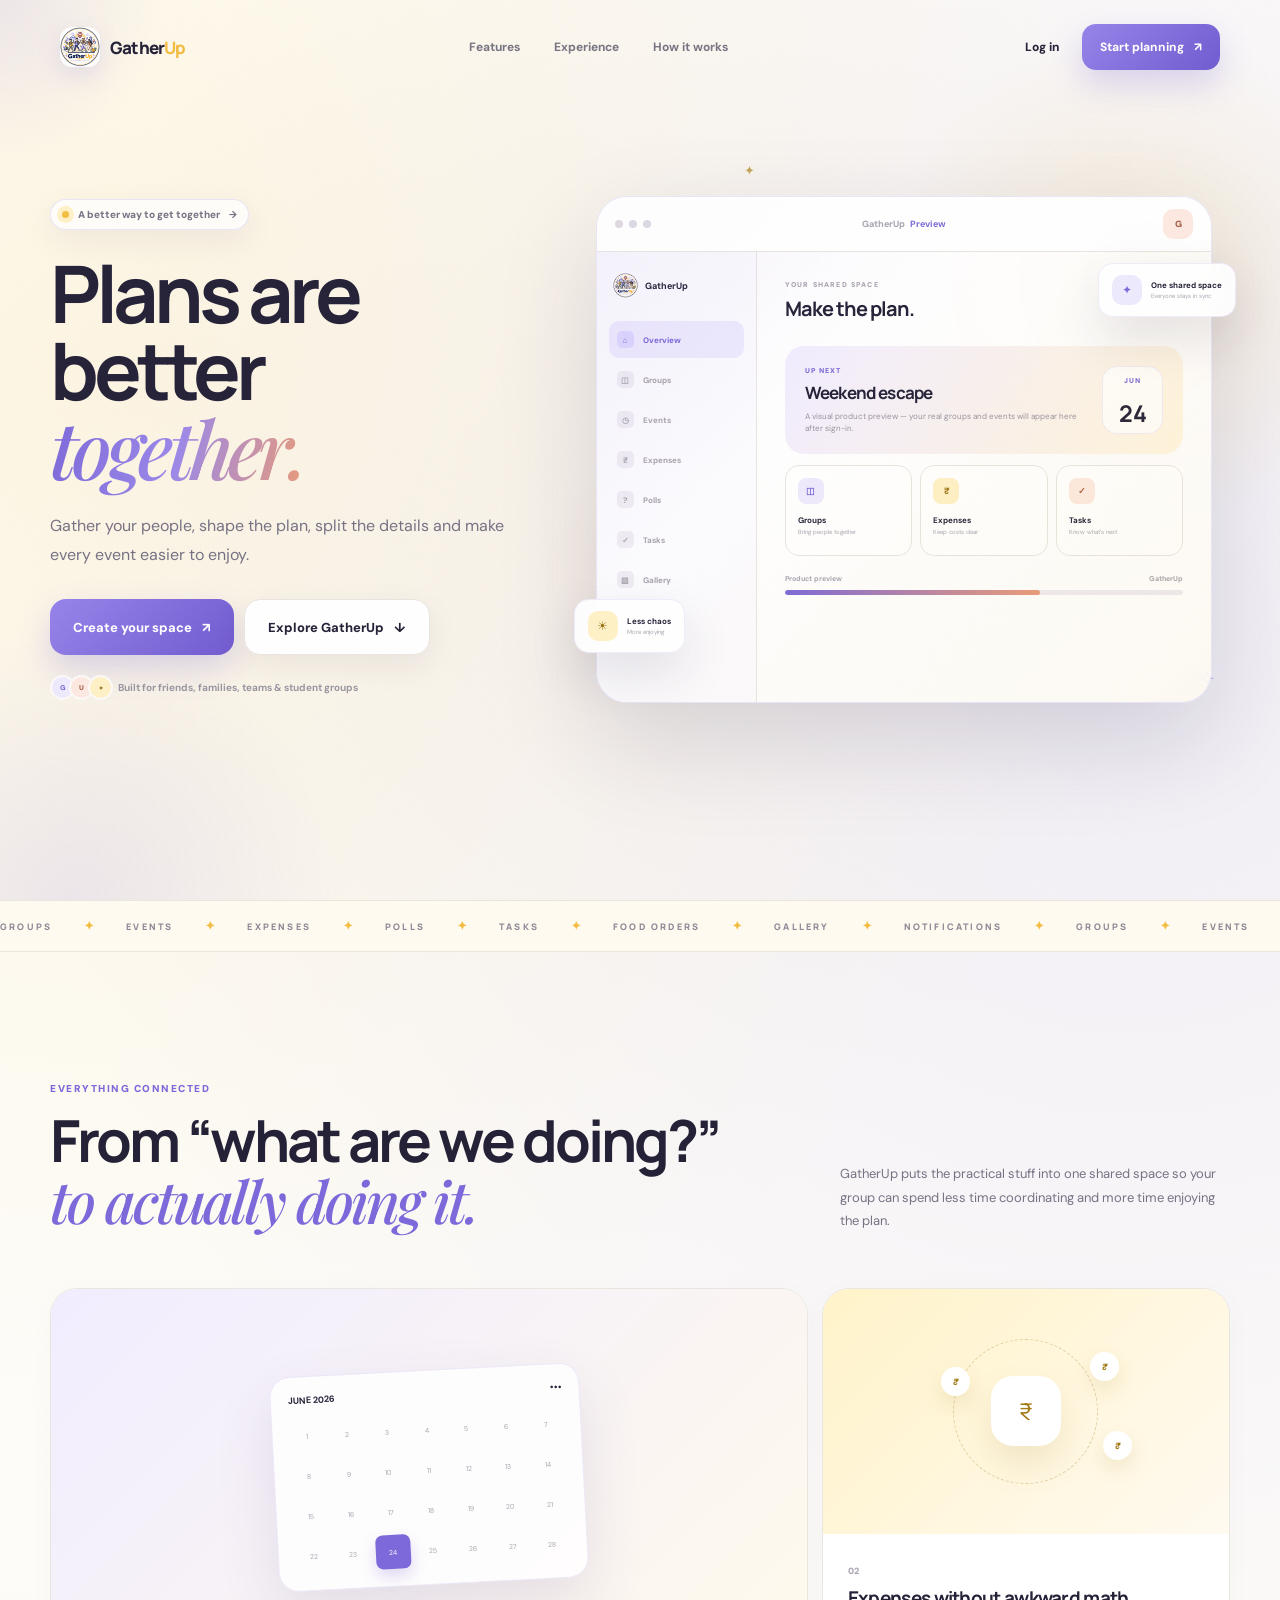
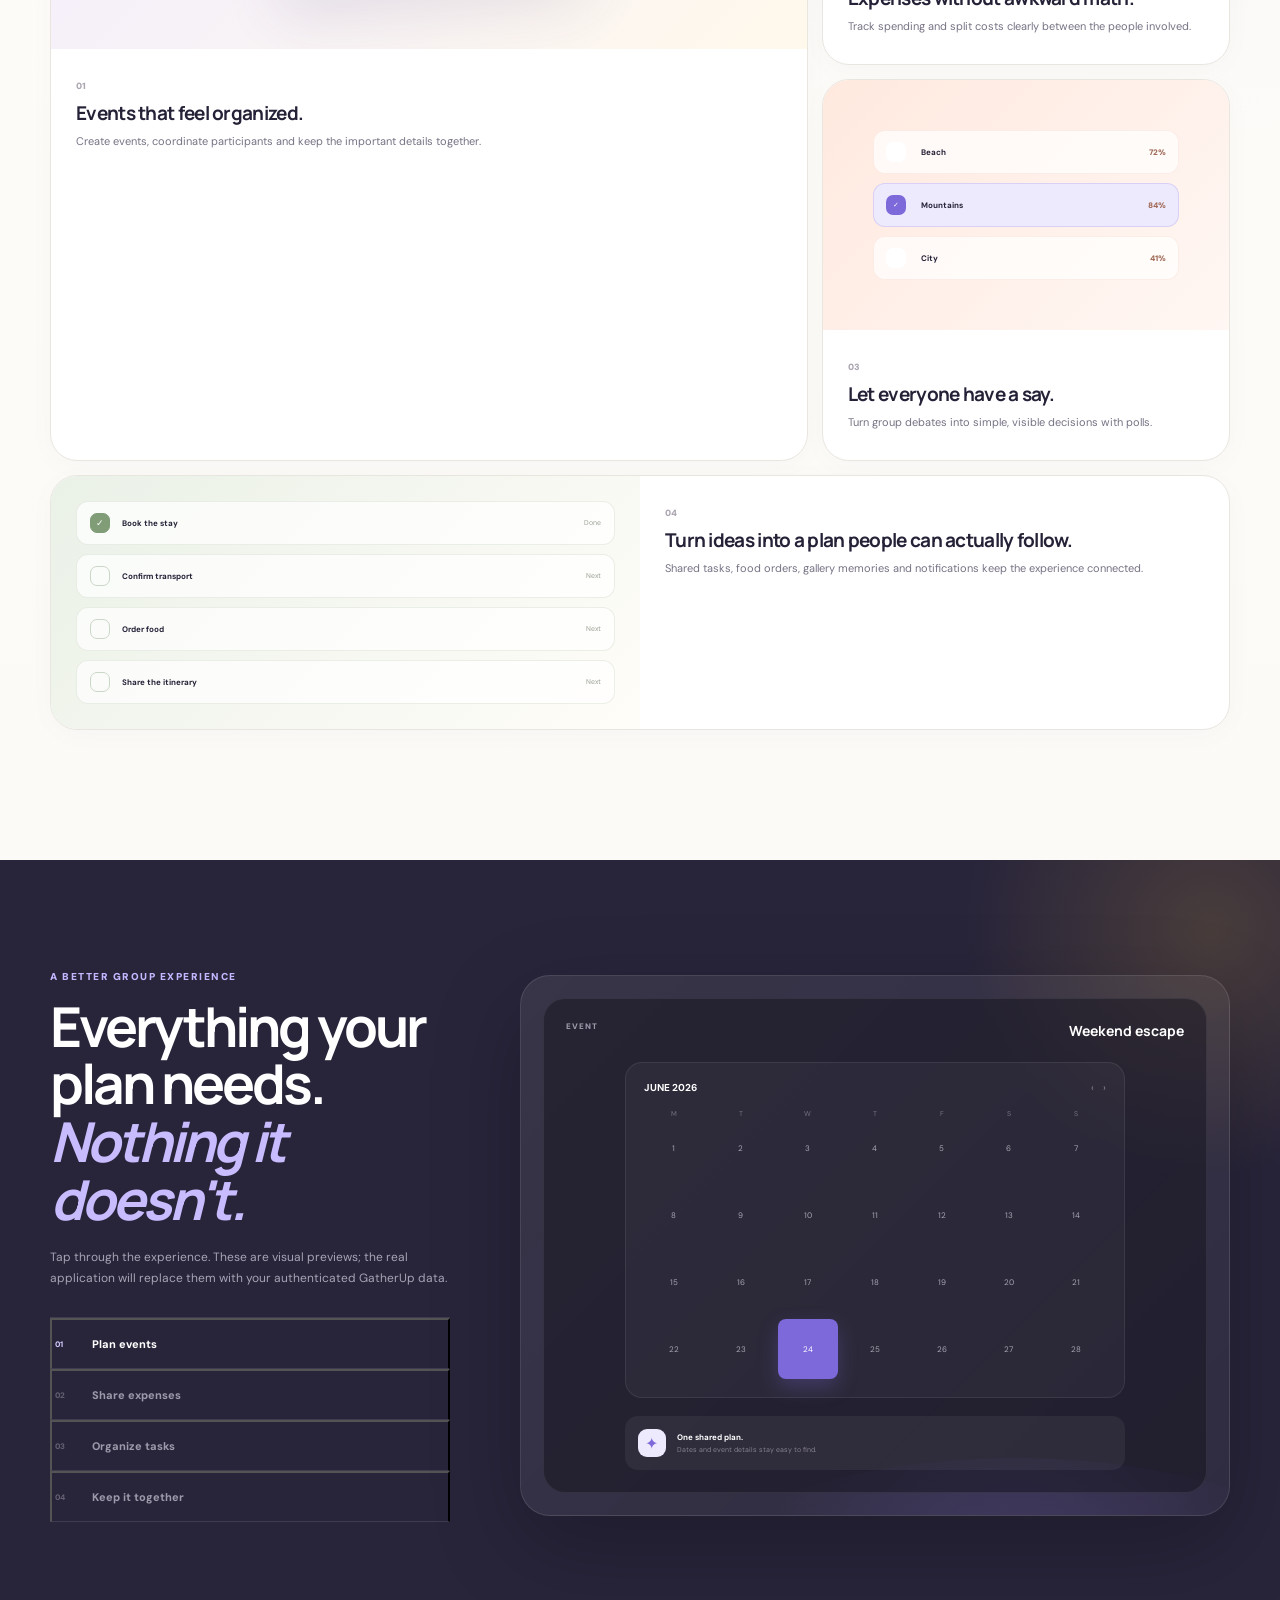
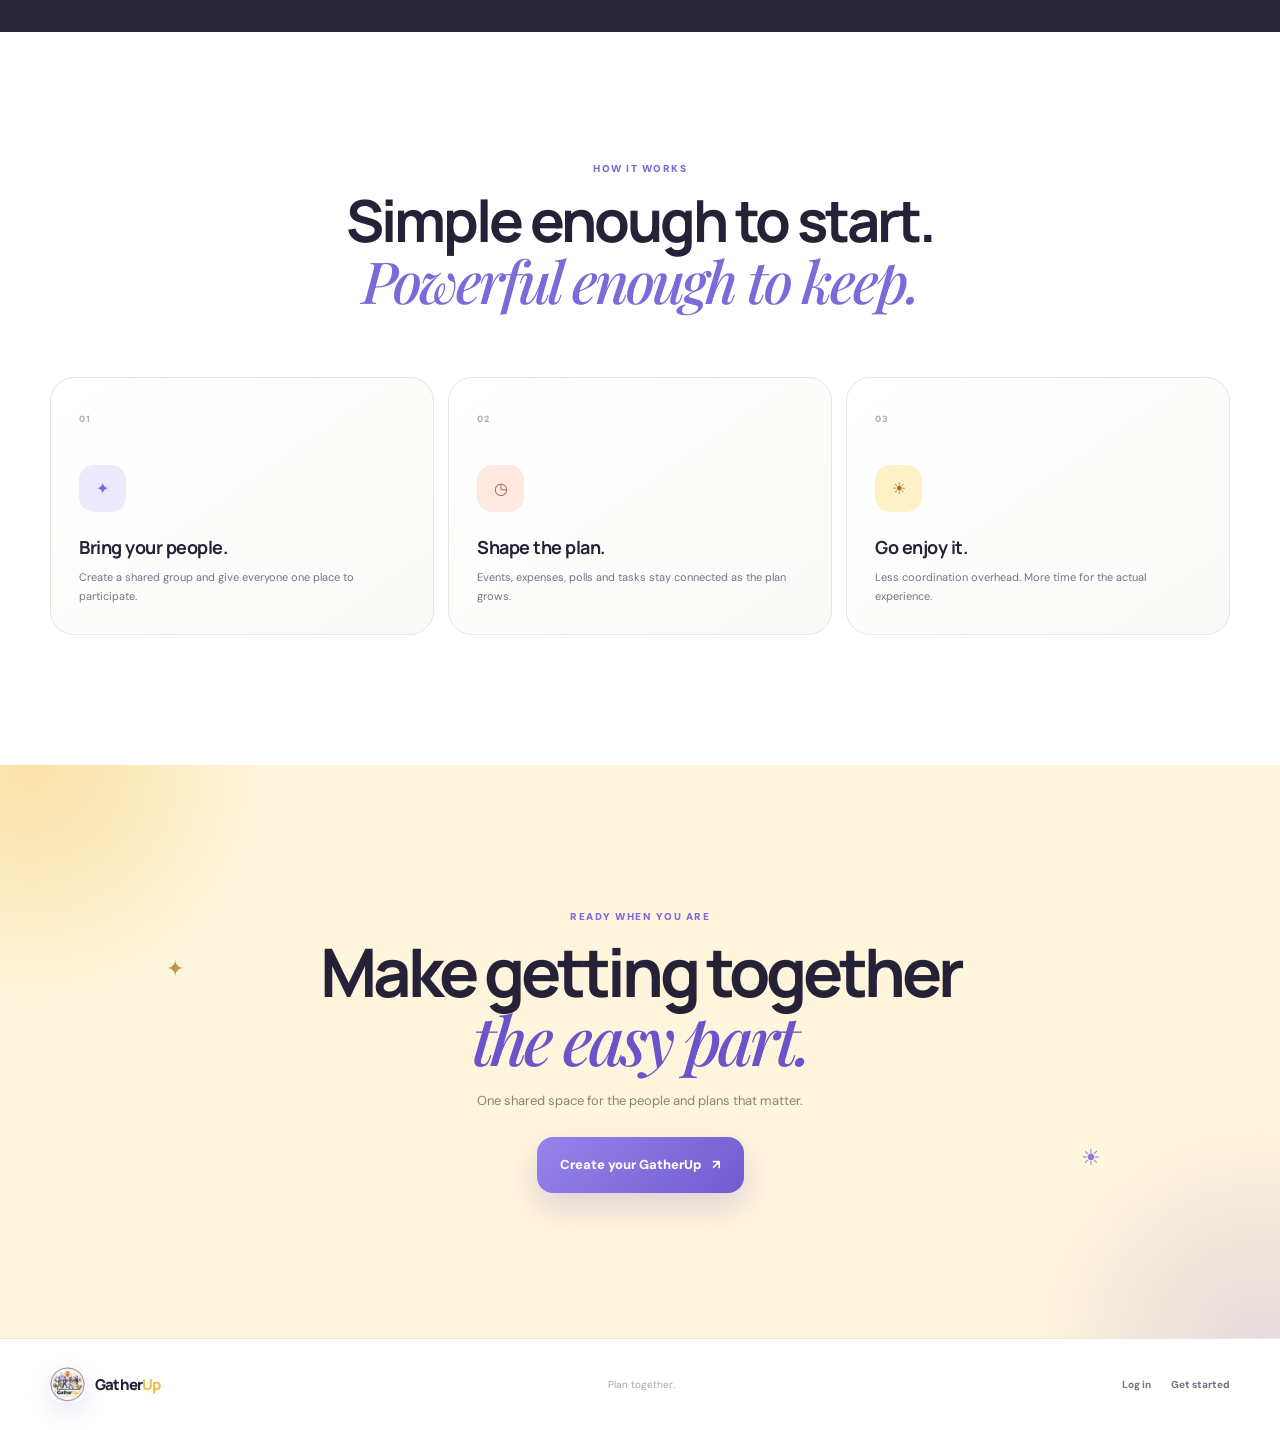
<file: frontend/index.html>
<!doctype html>
<html lang="en">

<head>
    <meta charset="utf-8">
    <meta name="viewport" content="width=device-width,initial-scale=1,viewport-fit=cover">
    <meta name="theme-color" content="#fbfaf7">
    <meta name="description" content="GatherUp — plan together.">
    <link rel="icon" href="icons/icon-512.png">
    <link rel="apple-touch-icon" href="icons/icon-192.png">
    <link rel="manifest" href="/manifest.json">
    <title>GatherUp — Plan together.</title>
    <link rel="stylesheet" href="style.css">
</head>

<body>
    <div class="noise"></div>
    <div class="cursor-glow"></div>
    <div class="loader">
        <div class="loader-inner">
            <div class="loader-logo"><img src="icons/logo.png" alt=""></div>
            <div class="loader-bar"><span></span></div>
        </div>
    </div>

    <header class="navbar" id="navbar">
        <div class="nav-inner">
            <a class="brand" href="/"><span class="brand-logo"><img src="icons/logo.png"
                        alt="GatherUp"></span><span class="brand-name">Gather<span>Up</span></span></a>
            <nav class="nav-links"><a href="#features">Features</a><a href="#experience">Experience</a><a
                    href="#how">How it works</a></nav>
            <div class="nav-actions"><a class="nav-login" href="login.html">Log in</a><a class="btn btn-primary magnetic"
                    href="register.html">Start planning <span>↗</span></a></div>
            <button class="menu" aria-label="Open menu" aria-expanded="false"><span></span><span></span></button>
            <div class="mobile-menu"><a href="#features">Features</a><a href="#experience">Experience</a><a
                    href="#how">How it works</a><a href="login.html">Log in</a><a class="mobile-cta" href="register.html">Start
                    planning <span>↗</span></a></div>
        </div>
    </header>

    <main>
        <section class="hero">
            <div class="hero-orb orb-y"></div>
            <div class="hero-orb orb-p"></div>
            <div class="hero-orb orb-o"></div><span class="spark a">✦</span><span class="spark b">✧</span><span
                class="spark c">✦</span>
            <div class="container hero-grid">
                <div class="hero-copy reveal">
                    <div class="eyebrow"><span class="eyebrow-dot"></span> A better way to get together <b>→</b></div>
                    <h1>Plans are better <em>together.</em></h1>
                    <p class="hero-sub">Gather your people, shape the plan, split the details and make every event
                        easier to enjoy.</p>
                    <div class="hero-actions"><a class="btn btn-primary btn-large magnetic" href="register.html">Create your
                            space <span>↗</span></a><a class="btn btn-secondary btn-large" href="#experience">Explore
                            GatherUp <span>↓</span></a></div>
                    <div class="mini-trust">
                        <div class="avatar-stack"><i class="av1">G</i><i class="av2">U</i><i class="av3">+</i></div>
                        Built for friends, families, teams &amp; student groups
                    </div>
                </div>

                <div class="hero-visual reveal reveal-late">
                    <div class="app-window tilt">
                        <div class="window-head">
                            <div class="dots"><i></i><i></i><i></i></div>
                            <div class="window-title">GatherUp <b>Preview</b></div>
                            <div class="window-user">G</div>
                        </div>
                        <div class="app-body">
                            <aside class="side">
                                <div class="side-brand"><img src="icons/icon-192.png" alt=""><b>GatherUp</b>
                                </div>
                                <div class="side-item active"><span>⌂</span> Overview</div>
                                <div class="side-item"><span>◫</span> Groups</div>
                                <div class="side-item"><span>◷</span> Events</div>
                                <div class="side-item"><span>₹</span> Expenses</div>
                                <div class="side-item"><span>?</span> Polls</div>
                                <div class="side-item"><span>✓</span> Tasks</div>
                                <div class="side-item"><span>▧</span> Gallery</div>
                            </aside>
                            <div class="app-main">
                                <div class="app-heading">
                                    <div><small>YOUR SHARED SPACE</small>
                                        <h2>Make the plan.</h2>
                                    </div><span class="app-more">•••</span>
                                </div>
                                <div class="preview-card">
                                    <div class="preview-copy"><small>UP NEXT</small>
                                        <h3>Weekend escape</h3>
                                        <p>A visual product preview — your real groups and events will appear here after
                                            sign-in.</p>
                                    </div>
                                    <div class="date"><small>JUN</small><b>24</b></div>
                                </div>
                                <div class="preview-tiles">
                                    <div class="tile p"><span class="tile-icon">◫</span><b>Groups</b><small>Bring people
                                            together</small></div>
                                    <div class="tile y"><span class="tile-icon">₹</span><b>Expenses</b><small>Keep costs
                                            clear</small></div>
                                    <div class="tile o"><span class="tile-icon">✓</span><b>Tasks</b><small>Know what's
                                            next</small></div>
                                </div>
                                <div class="progress">
                                    <div class="progress-top"><span>Product preview</span><span>GatherUp</span></div>
                                    <div class="progress-line"><i></i></div>
                                </div>
                            </div>
                        </div>
                    </div>
                    <div class="float-card float-one"><span class="float-icon y">☀</span>
                        <div class="float-copy"><b>Less chaos</b><small>More enjoying</small></div>
                    </div>
                    <div class="float-card float-two"><span class="float-icon p">✦</span>
                        <div class="float-copy"><b>One shared space</b><small>Everyone stays in sync</small></div>
                    </div>
                </div>
            </div>
            <div class="hero-bottom"></div>
        </section>

        <div class="ticker">
            <div class="ticker-track">
                <span>GROUPS</span><b>✦</b><span>EVENTS</span><b>✦</b><span>EXPENSES</span><b>✦</b><span>POLLS</span><b>✦</b><span>TASKS</span><b>✦</b><span>FOOD
                    ORDERS</span><b>✦</b><span>GALLERY</span><b>✦</b><span>NOTIFICATIONS</span><b>✦</b><span>GROUPS</span><b>✦</b><span>EVENTS</span><b>✦</b><span>EXPENSES</span><b>✦</b><span>POLLS</span><b>✦</b>
            </div>
        </div>

        <section class="section" id="features">
            <div class="container">
                <div class="section-intro reveal">
                    <div><span class="kicker">Everything connected</span>
                        <h2>From “what are we doing?”<br><em>to actually doing it.</em></h2>
                    </div>
                    <p>GatherUp puts the practical stuff into one shared space so your group can spend less time
                        coordinating and more time enjoying the plan.</p>
                </div>
                <div class="feature-grid">
                    <article class="feature feature-main reveal">
                        <div class="feature-visual">
                            <div class="calendar-art">
                                <div class="cal-top"><b>JUNE 2026</b><span>•••</span></div>
                                <div class="cal-grid"><i class="">1</i><i class="">2</i><i class="">3</i><i
                                        class="">4</i><i class="">5</i><i class="">6</i><i class="">7</i><i
                                        class="">8</i><i class="">9</i><i class="">10</i><i class="">11</i><i
                                        class="">12</i><i class="">13</i><i class="">14</i><i class="">15</i><i
                                        class="">16</i><i class="">17</i><i class="">18</i><i class="">19</i><i
                                        class="">20</i><i class="">21</i><i class="">22</i><i class="">23</i><i
                                        class="active">24</i><i class="">25</i><i class="">26</i><i class="">27</i><i
                                        class="">28</i></div>
                            </div>
                        </div>
                        <div class="feature-content"><span class="feature-index">01</span>
                            <h3>Events that feel organized.</h3>
                            <p>Create events, coordinate participants and keep the important details together.</p>
                        </div>
                    </article>
                    <article class="feature reveal">
                        <div class="feature-visual">
                            <div class="money-art">
                                <div class="money-ring"></div>
                                <div class="money-core">₹</div><i class="money-dot md1">₹</i><i
                                    class="money-dot md2">₹</i><i class="money-dot md3">₹</i>
                            </div>
                        </div>
                        <div class="feature-content"><span class="feature-index">02</span>
                            <h3>Expenses without awkward math.</h3>
                            <p>Track spending and split costs clearly between the people involved.</p>
                        </div>
                    </article>
                    <article class="feature reveal">
                        <div class="feature-visual">
                            <div class="poll-art">
                                <div class="poll"><span></span><b>Beach</b><em>72%</em></div>
                                <div class="poll selected"><span>✓</span><b>Mountains</b><em>84%</em></div>
                                <div class="poll"><span></span><b>City</b><em>41%</em></div>
                            </div>
                        </div>
                        <div class="feature-content"><span class="feature-index">03</span>
                            <h3>Let everyone have a say.</h3>
                            <p>Turn group debates into simple, visible decisions with polls.</p>
                        </div>
                    </article>
                    <article class="feature feature-wide reveal">
                        <div class="wide-visual">
                            <div class="task done"><span>✓</span><b>Book the stay</b><small>Done</small></div>
                            <div class="task"><span></span><b>Confirm transport</b><small>Next</small></div>
                            <div class="task"><span></span><b>Order food</b><small>Next</small></div>
                            <div class="task"><span></span><b>Share the itinerary</b><small>Next</small></div>
                        </div>
                        <div class="feature-content"><span class="feature-index">04</span>
                            <h3>Turn ideas into a plan people can actually follow.</h3>
                            <p>Shared tasks, food orders, gallery memories and notifications keep the experience
                                connected.</p>
                        </div>
                    </article>
                </div>
            </div>
        </section>

        <section class="experience" id="experience">
            <div class="container">
                <div class="experience-shell">
                    <div class="experience-copy reveal"><span class="kicker">A better group experience</span>
                        <h2>Everything your plan needs.<br><em>Nothing it doesn't.</em></h2>
                        <p>Tap through the experience. These are visual previews; the real application will replace them
                            with your authenticated GatherUp data.</p>
                        <div class="tabs"><button class="tab active" data-stage="event"><span>01</span> Plan
                                events</button><button class="tab" data-stage="money"><span>02</span> Share
                                expenses</button><button class="tab" data-stage="tasks"><span>03</span> Organize
                                tasks</button><button class="tab" data-stage="space"><span>04</span> Keep it
                                together</button></div>
                    </div>
                    <div class="stage reveal">
                        <div class="stage-panel active" data-panel="event">
                            <div class="stage-head"><small>EVENT</small><b>Weekend escape</b></div>
                            <div class="stage-calendar">
                                <div class="stage-month"><b>JUNE 2026</b><span>‹ &nbsp; ›</span></div>
                                <div class="stage-week"><i>M</i><i>T</i><i>W</i><i>T</i><i>F</i><i>S</i><i>S</i></div>
                                <div class="stage-days"><i class="">1</i><i class="">2</i><i class="">3</i><i
                                        class="">4</i><i class="">5</i><i class="">6</i><i class="">7</i><i
                                        class="">8</i><i class="">9</i><i class="">10</i><i class="">11</i><i
                                        class="">12</i><i class="">13</i><i class="">14</i><i class="">15</i><i
                                        class="">16</i><i class="">17</i><i class="">18</i><i class="">19</i><i
                                        class="">20</i><i class="">21</i><i class="">22</i><i class="">23</i><i
                                        class="today">24</i><i class="">25</i><i class="">26</i><i class="">27</i><i
                                        class="">28</i></div>
                            </div>
                            <div class="stage-note"><span>✦</span>
                                <div><b>One shared plan.</b><small>Dates and event details stay easy to find.</small>
                                </div>
                            </div>
                        </div>
                        <div class="stage-panel" data-panel="money">
                            <div class="stage-head"><small>EXPENSES</small><b>Keep it fair</b></div>
                            <div class="chart"><i style="--h:42%"></i><i style="--h:65%"></i><i style="--h:51%"></i><i
                                    style="--h:82%"></i><i style="--h:60%"></i><i style="--h:91%"></i></div>
                            <div class="stage-note"><span>₹</span>
                                <div><b>Every amount has context.</b><small>Real totals will come from the
                                        database.</small></div>
                            </div>
                        </div>
                        <div class="stage-panel" data-panel="tasks">
                            <div class="stage-head"><small>TASKS</small><b>Make it happen</b></div>
                            <div class="stage-tasks">
                                <div class="stage-task done"><span>✓</span><b>Book the stay</b><small>Completed</small>
                                </div>
                                <div class="stage-task"><span></span><b>Confirm transport</b><small>Pending</small>
                                </div>
                                <div class="stage-task"><span></span><b>Order food</b><small>Pending</small></div>
                                <div class="stage-task"><span></span><b>Share the itinerary</b><small>Pending</small>
                                </div>
                            </div>
                        </div>
                        <div class="stage-panel" data-panel="space">
                            <div class="stage-head"><small>SHARED SPACE</small><b>One home for the plan</b></div>
                            <div class="space-grid">
                                <div class="space-card"><span>◫</span><b>Groups</b><small>People</small></div>
                                <div class="space-card"><span>◷</span><b>Events</b><small>Plans</small></div>
                                <div class="space-card"><span>₹</span><b>Expenses</b><small>Money</small></div>
                                <div class="space-card"><span>?</span><b>Polls</b><small>Decisions</small></div>
                            </div>
                        </div>
                    </div>
                </div>
            </div>
        </section>

        <section class="section how" id="how">
            <div class="container">
                <div class="center-heading reveal"><span class="kicker">How it works</span>
                    <h2>Simple enough to start.<br><em>Powerful enough to keep.</em></h2>
                </div>
                <div class="step-grid">
                    <article class="step reveal"><span class="step-num">01</span>
                        <div class="step-icon si-p">✦</div>
                        <h3>Bring your people.</h3>
                        <p>Create a shared group and give everyone one place to participate.</p>
                    </article>
                    <article class="step reveal"><span class="step-num">02</span>
                        <div class="step-icon si-o">◷</div>
                        <h3>Shape the plan.</h3>
                        <p>Events, expenses, polls and tasks stay connected as the plan grows.</p>
                    </article>
                    <article class="step reveal"><span class="step-num">03</span>
                        <div class="step-icon si-y">☀</div>
                        <h3>Go enjoy it.</h3>
                        <p>Less coordination overhead. More time for the actual experience.</p>
                    </article>
                </div>
            </div>
        </section>

        <section class="cta">
            <div class="cta-glow cg-y"></div>
            <div class="cta-glow cg-p"></div><span class="cta-spark cs-left">✦</span><span
                class="cta-spark cs-right">☀</span>
            <div class="container cta-content reveal"><span class="kicker">Ready when you are</span>
                <h2>Make getting together<br><em>the easy part.</em></h2>
                <p>One shared space for the people and plans that matter.</p><a href="register.html"
                    class="btn btn-primary btn-large magnetic">Create your GatherUp <span>↗</span></a>
            </div>
        </section>
    </main>
    <footer class="footer">
        <div class="container footer-inner"><a class="brand" href="/"><span class="brand-logo footer-mark"><img
                        src="icons/logo.png" alt=""></span><span
                    class="brand-name">Gather<span>Up</span></span></a>
            <p>Plan together.</p>
            <div class="footer-links"><a href="login.html">Log in</a><a href="register.html">Get started</a></div>
        </div>
    </footer>
    <script src="js/app.js"></script>
</body>

</html>
</file>
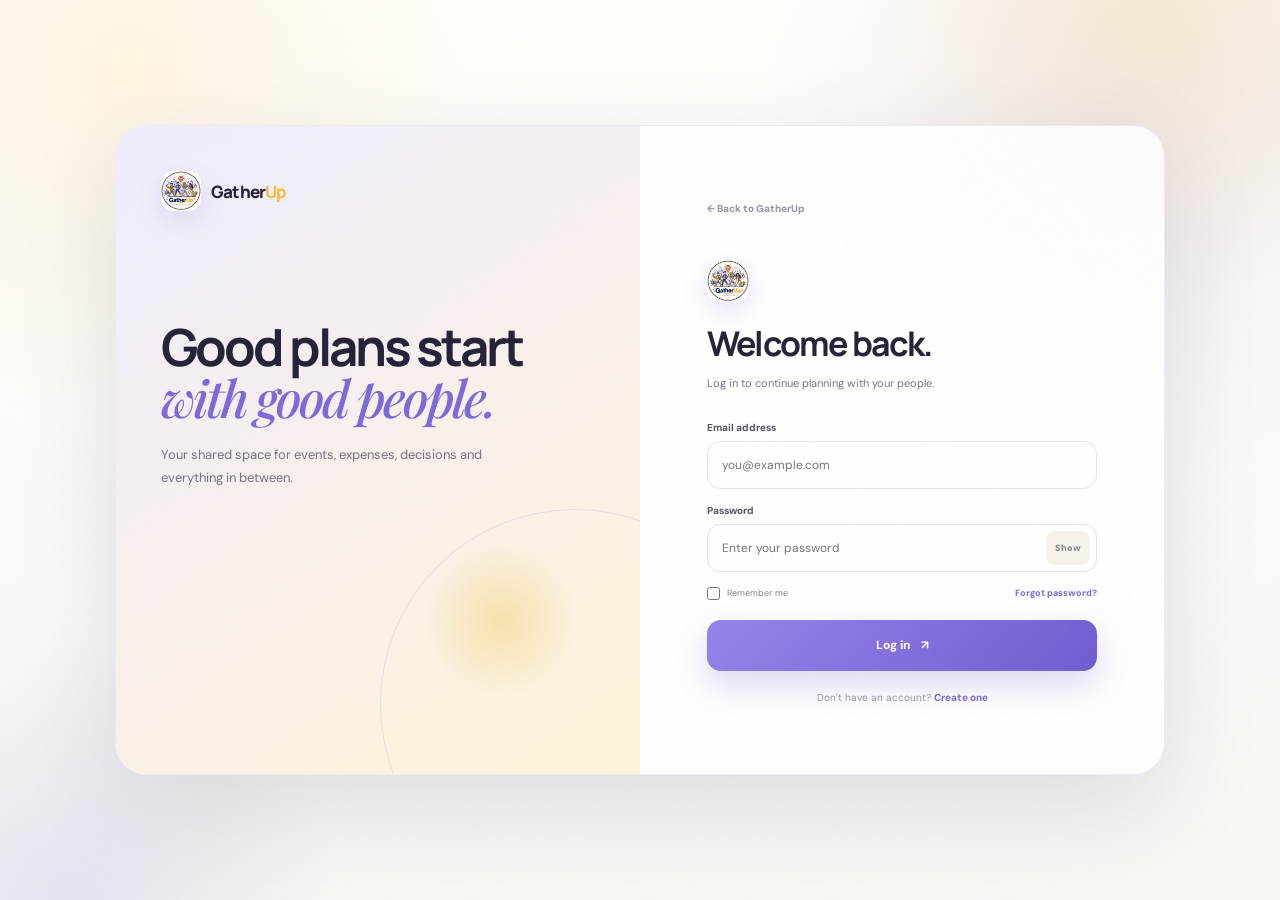
<file: frontend/login.html>
<!doctype html>
<html lang="en">

<head>
    <meta charset="utf-8">
    <meta name="viewport" content="width=device-width,initial-scale=1,viewport-fit=cover">
    <meta name="theme-color" content="#fbfaf7">
    <link rel="icon" href="icons/icon-512.png">
    <link rel="apple-touch-icon" href="icons/icon-192.png">
    <link rel="manifest" href="/manifest.json">
    <title>Log in — GatherUp</title>
    <link rel="stylesheet" href="style.css">
</head>

<body>

    <div class="noise"></div>

    <div class="auth-page">

        <div class="auth-shell">

            <section class="auth-brand-panel">

                <a class="brand" href="/">
                    <span class="brand-logo">
                        <img src="icons/logo.png" alt="GatherUp">
                    </span>

                    <span class="brand-name">
                        Gather<span>Up</span>
                    </span>
                </a>

                <h1>
                    Good plans start<br>
                    <em>with good people.</em>
                </h1>

                <p>
                    Your shared space for events, expenses, decisions and everything in between.
                </p>

                <div class="auth-orbit"></div>

            </section>


            <section class="auth-form-panel">

                <div class="form-wrap">

                    <a class="back-home" href="/">
                        ← Back to GatherUp
                    </a>

                    <div class="auth-logo-small">
                        <img src="icons/logo.png" alt="GatherUp">
                    </div>

                    <h2 style="margin-top:18px">
                        Welcome back.
                    </h2>

                    <p class="form-sub">
                        Log in to continue planning with your people.
                    </p>


                    <form id="loginForm">

                        <div class="field">

                            <label for="loginEmail">
                                Email address
                            </label>

                            <div class="field-control">

                                <input id="loginEmail" type="email" autocomplete="email" placeholder="you@example.com"
                                    required>

                            </div>

                        </div>


                        <div class="field">

                            <label for="loginPassword">
                                Password
                            </label>

                            <div class="field-control">

                                <input id="loginPassword" type="password" autocomplete="current-password"
                                    placeholder="Enter your password" required>

                                <button class="password-toggle" type="button" data-password="loginPassword">
                                    Show
                                </button>

                            </div>

                        </div>


                        <div class="form-row">

                            <label class="check">
                                <input type="checkbox">
                                Remember me
                            </label>

                            <a class="form-link" href="#" onclick="return false">
                                Forgot password?
                            </a>

                        </div>


                        <button class="btn btn-primary form-submit" type="submit">
                            Log in <span>↗</span>
                        </button>

                    </form>


                    <p class="form-bottom">
                        Don't have an account?
                        <a href="/register">Create one</a>
                    </p>

                </div>

            </section>

        </div>

    </div>


    <script src="js/app.js?v=4"></script>

</body>

</html>
</file>
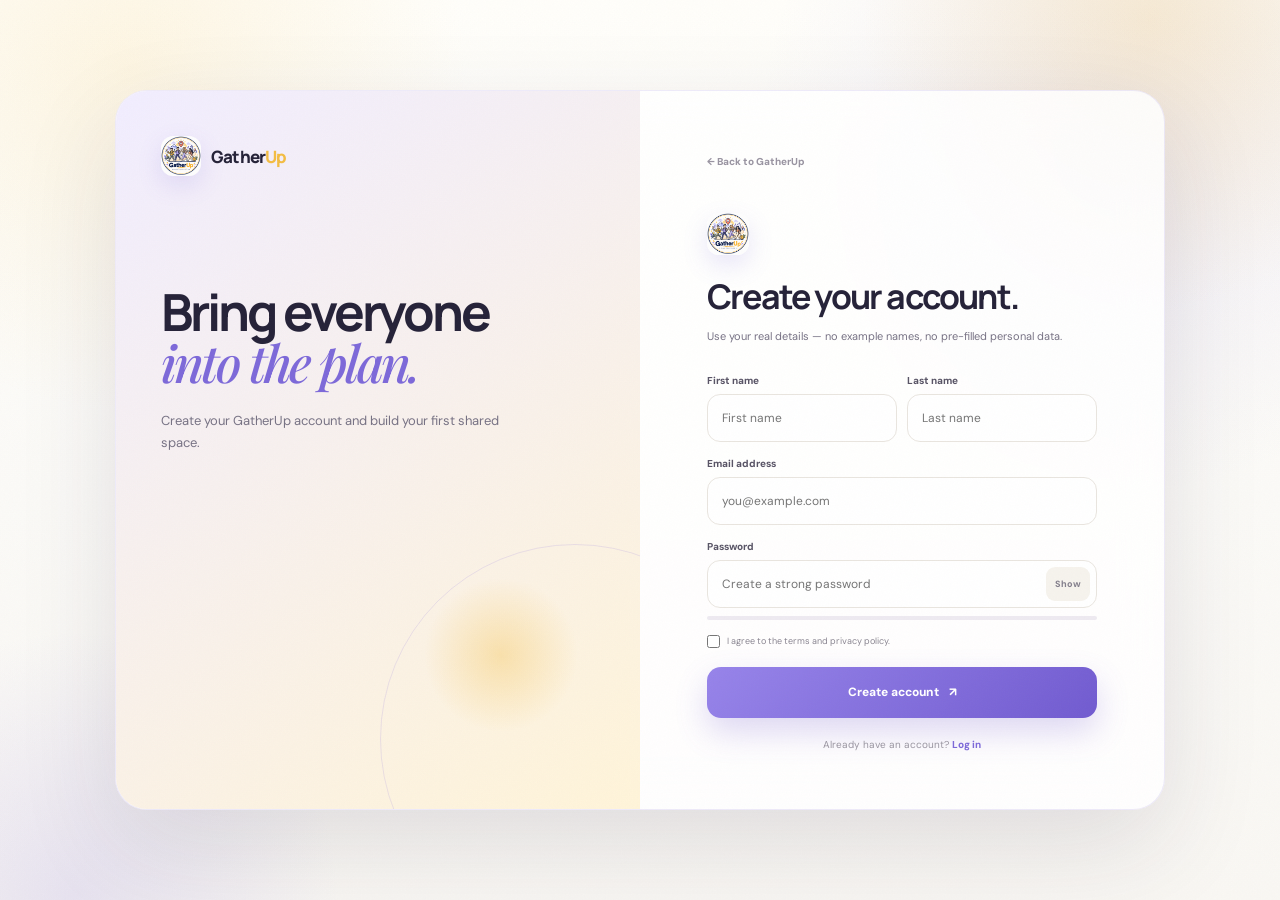
<file: frontend/register.html>
<!doctype html>
<html lang="en">

<head>
    <meta charset="utf-8">
    <meta name="viewport" content="width=device-width,initial-scale=1,viewport-fit=cover">
    <meta name="theme-color" content="#fbfaf7">
    <link rel="icon" href="icons/icon-512.png">
    <link rel="apple-touch-icon" href="icons/icon-192.png">
    <link rel="manifest" href="/manifest.json">
    <title>Create account — GatherUp</title>
    <link rel="stylesheet" href="style.css">
</head>

<body>
    <div class="noise"></div>
    <div class="auth-page">
        <div class="auth-shell">
            <section class="auth-brand-panel"><a class="brand" href="/"><span class="brand-logo"><img
                            src="icons/logo.png" alt="GatherUp"></span><span
                        class="brand-name">Gather<span>Up</span></span></a>
                <h1>Bring everyone<br><em>into the plan.</em></h1>
                <p>Create your GatherUp account and build your first shared space.</p>
                <div class="auth-orbit"></div>
            </section>
            <section class="auth-form-panel">
                <div class="form-wrap"><a class="back-home" href="/">← Back to GatherUp</a>
                    <div class="auth-logo-small"><img src="icons/logo.png" alt="GatherUp"></div>
                    <h2 style="margin-top:18px">Create your account.</h2>
                    <p class="form-sub">Use your real details — no example names, no pre-filled personal data.</p>
                    <form id="registerForm">
                        <div style="display:grid;grid-template-columns:1fr 1fr;gap:10px">
                            <div class="field"><label for="firstName">First name</label><input id="firstName"
                                    type="text" autocomplete="given-name" placeholder="First name" required></div>
                            <div class="field"><label for="lastName">Last name</label><input id="lastName" type="text"
                                    autocomplete="family-name" placeholder="Last name" required></div>
                        </div>
                        <div class="field"><label for="regEmail">Email address</label><input id="regEmail" type="email"
                                autocomplete="email" placeholder="you@example.com" required></div>
                        <div class="field"><label for="regPassword">Password</label>
                            <div class="field-control"><input id="regPassword" type="password"
                                    autocomplete="new-password" placeholder="Create a strong password" required
                                    minlength="8"><button class="password-toggle" type="button"
                                    data-password="regPassword">Show</button></div>
                            <div class="strength"><span id="strengthBar"></span></div>
                        </div>
                        <label class="check" style="margin:5px 0 19px"><input id="terms" type="checkbox" required> I
                            agree to the terms and privacy policy.</label>
                        <button class="btn btn-primary form-submit" type="submit">Create account <span>↗</span></button>
                    </form>
                    <p class="form-bottom">Already have an account? <a href="/login">Log in</a></p>
                </div>
            </section>
        </div>
    </div>
    <script src="js/app.js?v=4"></script>
</body>

</html>
</file>
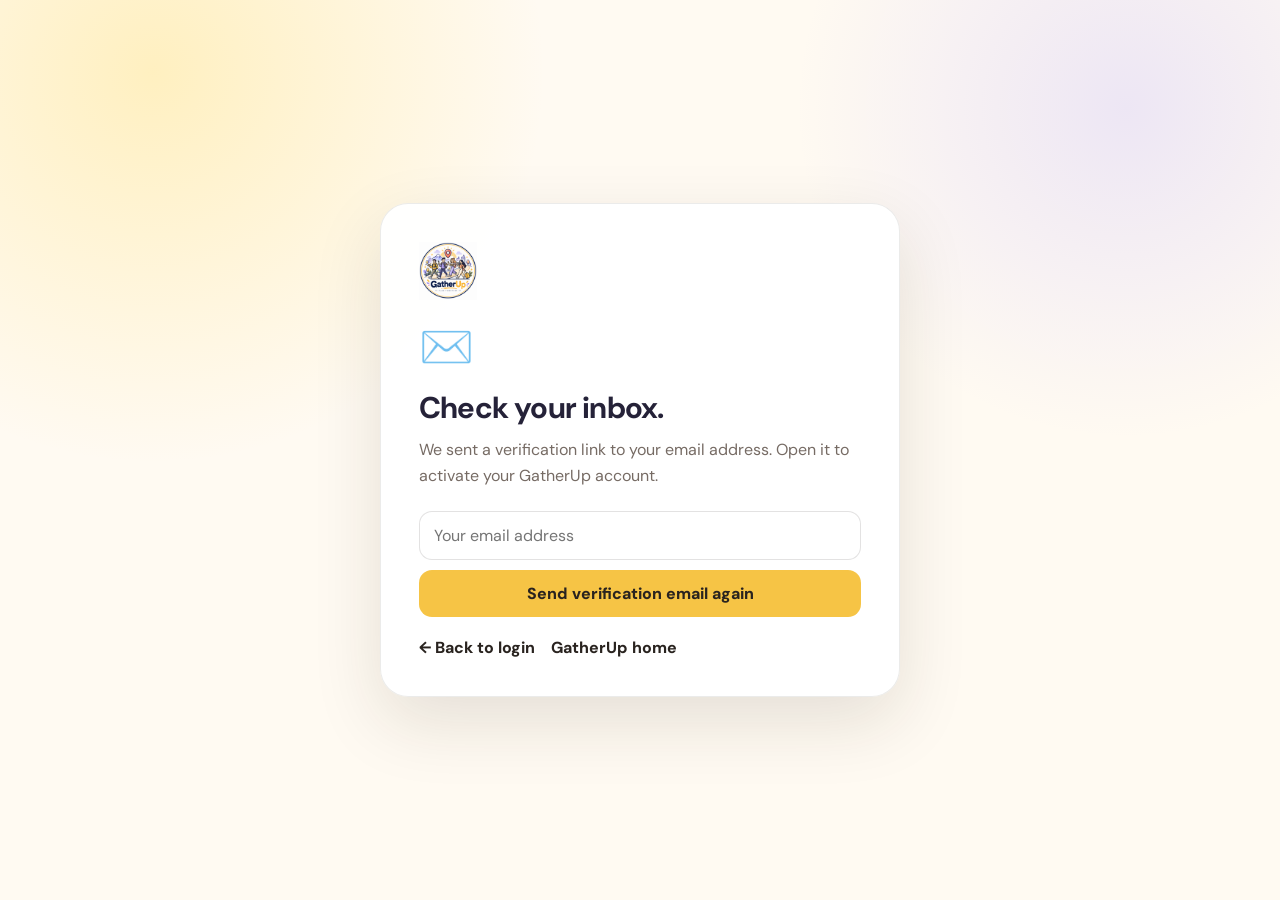
<file: frontend/verify-email.html>
<!doctype html>
<html lang="en">
<head>
    <meta charset="utf-8">
    <meta name="viewport" content="width=device-width,initial-scale=1,viewport-fit=cover">
    <meta name="theme-color" content="#fbfaf7">
    <link rel="icon" href="icons/icon-512.png">
    <title>Email verification — GatherUp</title>
    <link rel="stylesheet" href="style.css">
    <style>
        .verify-page {
            min-height: 100vh;
            display: grid;
            place-items: center;
            padding: 24px;
            background:
                radial-gradient(circle at 12% 8%, rgba(255,216,77,.30), transparent 28%),
                radial-gradient(circle at 88% 12%, rgba(155,140,255,.18), transparent 24%),
                #fffaf2;
        }
        .verify-card {
            width: min(520px, 100%);
            background: rgba(255,255,255,.94);
            border: 1px solid rgba(41,35,31,.09);
            border-radius: 28px;
            padding: 38px;
            box-shadow: 0 25px 70px rgba(45,32,18,.12);
        }
        .verify-logo {
            width: 58px;
            height: 58px;
            object-fit: contain;
            margin-bottom: 18px;
        }
        .verify-icon {
            font-size: 44px;
            margin-bottom: 12px;
        }
        .verify-card h1 {
            margin: 0 0 10px;
            font-size: 30px;
            letter-spacing: -.8px;
        }
        .verify-card p {
            color: #766b64;
            line-height: 1.65;
            margin: 0 0 22px;
        }
        .verify-message {
            padding: 13px 15px;
            border-radius: 14px;
            background: #fff5c9;
            color: #5d4c00;
            font-size: 13px;
            margin-bottom: 18px;
            display: none;
        }
        .verify-message.show {
            display: block;
        }
        .verify-message.error {
            background: #ffe1e1;
            color: #8b2020;
        }
        .verify-form {
            display: grid;
            gap: 10px;
            margin-top: 18px;
        }
        .verify-form input {
            width: 100%;
            border: 1px solid rgba(41,35,31,.13);
            border-radius: 13px;
            padding: 13px 14px;
            outline: none;
        }
        .verify-form button {
            border: 0;
            border-radius: 13px;
            padding: 13px 16px;
            background: #f6c445;
            color: #29231f;
            font-weight: 800;
            cursor: pointer;
        }
        .verify-links {
            display: flex;
            gap: 16px;
            flex-wrap: wrap;
            margin-top: 20px;
        }
        .verify-links a {
            color: #29231f;
            font-weight: 750;
            text-decoration: none;
        }
    </style>
</head>
<body>
    <main class="verify-page">
        <section class="verify-card">
            <img class="verify-logo" src="icons/logo.png" alt="GatherUp">
            <div class="verify-icon" id="verifyIcon">✉️</div>
            <h1 id="verifyTitle">Check your inbox.</h1>
            <p id="verifyText">
                We sent a verification link to your email address. Open it to activate your GatherUp account.
            </p>
            <div class="verify-message" id="verifyMessage"></div>

            <form class="verify-form" id="resendForm">
                <input id="resendEmail" type="email" autocomplete="email" placeholder="Your email address" required>
                <button type="submit" id="resendButton">Send verification email again</button>
            </form>

            <div class="verify-links">
                <a href="/login">← Back to login</a>
                <a href="/">GatherUp home</a>
            </div>
        </section>
    </main>

    <script>
        const params = new URLSearchParams(window.location.search);
        const status = params.get("status");
        const title = document.getElementById("verifyTitle");
        const text = document.getElementById("verifyText");
        const icon = document.getElementById("verifyIcon");
        const message = document.getElementById("verifyMessage");
        const form = document.getElementById("resendForm");
        const button = document.getElementById("resendButton");

        function showMessage(textValue, isError = false) {
            message.textContent = textValue;
            message.classList.toggle("error", isError);
            message.classList.add("show");
        }

        if (status === "success") {
            icon.textContent = "✅";
            title.textContent = "Email verified!";
            text.textContent = "Your GatherUp account is now verified. You can log in and start planning.";
            form.style.display = "none";
        } else if (status === "expired") {
            icon.textContent = "⏳";
            title.textContent = "That link expired.";
            text.textContent = "Verification links are valid for 30 minutes. Request a new one below.";
            showMessage("Your verification link has expired.", true);
        } else if (status === "invalid") {
            icon.textContent = "⚠️";
            title.textContent = "Verification link unavailable.";
            text.textContent = "The link is invalid or has already been used. Request a new verification email below.";
            showMessage("We could not verify that link.", true);
        }

        form.addEventListener("submit", async event => {
            event.preventDefault();

            button.disabled = true;
            button.textContent = "Sending…";

            try {
                const response = await fetch("/auth/resend-verification", {
                    method: "POST",
                    headers: {
                        "Content-Type": "application/json"
                    },
                    body: JSON.stringify({
                        email: document.getElementById("resendEmail").value.trim()
                    })
                });

                const data = await response.json();

                if (!response.ok) {
                    throw new Error(data.detail || "Unable to send verification email.");
                }

                showMessage(data.message || "Verification email sent.");
            } catch (error) {
                showMessage(error.message, true);
            } finally {
                button.disabled = false;
                button.textContent = "Send verification email again";
            }
        });
    </script>
</body>
</html>
</file>
<file: frontend/style.css>
@import url('https://fonts.googleapis.com/css2?family=DM+Sans:wght@400;500;600;700&family=Manrope:wght@500;600;700;800&family=Playfair+Display:ital,wght@0,500;0,600;1,500;1,600&display=swap');

:root{
--bg:#fbfaf7;--surface:#ffffff;--surface-2:#f6f3ed;--ink:#252238;--muted:#777284;
--purple:#7d69d9;--purple-2:#a391ee;--purple-soft:#eeeafd;
--yellow:#f3bd43;--yellow-soft:#fff1c7;--peach:#e99a7a;--peach-soft:#fde9e1;
--green:#819d78;--green-soft:#eaf1e7;--line:#e9e5df;
--shadow:0 24px 80px rgba(43,35,65,.10);--shadow-sm:0 10px 32px rgba(43,35,65,.07);
--radius:24px;--ease:cubic-bezier(.2,.75,.2,1)
}
*{box-sizing:border-box;margin:0;padding:0}
html{scroll-behavior:smooth;scroll-padding-top:100px}
body{min-height:100vh;background:
radial-gradient(circle at 10% 8%,rgba(243,189,67,.13),transparent 24%),
radial-gradient(circle at 88% 14%,rgba(125,105,217,.10),transparent 27%),
linear-gradient(180deg,#fffefa 0%,var(--bg) 55%,#f9f7f3 100%);
color:var(--ink);font-family:"DM Sans",sans-serif;-webkit-font-smoothing:antialiased;overflow-x:hidden}
body::selection{background:var(--purple);color:#fff}
a{text-decoration:none;color:inherit}button,input{font:inherit}button{cursor:pointer}img{max-width:100%;display:block}
.container{width:min(1180px,calc(100% - 40px));margin:auto}
.noise{position:fixed;inset:0;z-index:9997;pointer-events:none;opacity:.025;background-image:url("data:image/svg+xml,%3Csvg xmlns='http://www.w3.org/2000/svg' width='180' height='180'%3E%3Cfilter id='n'%3E%3CfeTurbulence baseFrequency='.75' numOctaves='3' stitchTiles='stitch' type='fractalNoise'/%3E%3C/filter%3E%3Crect width='100%25' height='100%25' filter='url(%23n)'/%3E%3C/svg%3E")}
.cursor-glow{position:fixed;width:340px;height:340px;pointer-events:none;z-index:0;opacity:0;transform:translate(-50%,-50%);border-radius:50%;background:radial-gradient(circle,rgba(125,105,217,.12),transparent 68%);transition:opacity .25s}
.loader{position:fixed;inset:0;z-index:10000;background:var(--bg);display:grid;place-items:center;transition:opacity .6s,visibility .6s}.loader.hide{opacity:0;visibility:hidden}
.loader-inner{text-align:center}.loader-logo{width:72px;height:72px;overflow:hidden;border-radius:21px;margin:auto;box-shadow:0 18px 45px rgba(125,105,217,.2);animation:float 1.3s ease-in-out infinite alternate}.loader-logo img{width:100%;height:100%;object-fit:cover}.loader-bar{width:86px;height:3px;margin:24px auto 0;border-radius:99px;overflow:hidden;background:#e8e3f6}.loader-bar span{display:block;width:45%;height:100%;background:var(--purple);animation:load 1s infinite ease-in-out}
@keyframes float{to{transform:translateY(-8px) rotate(2deg)}}@keyframes load{from{transform:translateX(-130%)}to{transform:translateX(240%)}}
.navbar{position:fixed;z-index:1000;top:18px;left:50%;width:min(1160px,calc(100% - 30px));transform:translateX(-50%);transition:.35s var(--ease)}
.navbar.scrolled{top:9px;padding:6px 9px;border:1px solid rgba(125,105,217,.14);border-radius:21px;background:rgba(255,255,255,.82);backdrop-filter:blur(22px);box-shadow:0 15px 50px rgba(43,35,65,.09)}
.nav-inner{min-height:58px;display:flex;align-items:center;justify-content:space-between}
.brand{display:inline-flex;align-items:center;gap:10px;font-family:Manrope,sans-serif;font-weight:800;letter-spacing:-.8px}.brand-logo{width:40px;height:40px;overflow:hidden;border-radius:12px;box-shadow:0 9px 24px rgba(125,105,217,.16)}.brand-logo img{width:100%;height:100%;object-fit:cover}.brand-name{font-size:17px}.brand-name span{color:var(--yellow)}
.nav-links{display:flex;gap:34px}.nav-links a{position:relative;color:#777382;font-size:12px;font-weight:700}.nav-links a:after{content:"";position:absolute;left:0;right:0;bottom:-8px;height:2px;border-radius:99px;background:var(--purple);transform:scaleX(0);transform-origin:right;transition:.3s var(--ease)}.nav-links a:hover{color:var(--ink)}.nav-links a:hover:after{transform:scaleX(1);transform-origin:left}
.nav-actions{display:flex;gap:8px;align-items:center}.nav-login{padding:11px 14px;border-radius:12px;font-size:12px;font-weight:800}.nav-login:hover{background:var(--purple-soft)}
.menu{display:none;width:44px;height:44px;border:0;border-radius:13px;background:var(--purple-soft);position:relative}.menu span{position:absolute;left:13px;width:18px;height:2px;border-radius:5px;background:var(--ink);transition:.3s}.menu span:first-child{top:17px}.menu span:last-child{top:25px}.menu.open span:first-child{top:21px;transform:rotate(45deg)}.menu.open span:last-child{top:21px;transform:rotate(-45deg)}
.mobile-menu{display:none}
.btn{display:inline-flex;align-items:center;justify-content:center;gap:10px;min-height:46px;padding:0 18px;border:0;border-radius:14px;font-size:12px;font-weight:800;transition:.3s var(--ease)}.btn span{transition:.3s var(--ease)}.btn:hover{transform:translateY(-3px)}.btn:hover span{transform:translate(3px,-3px)}
.btn-primary{color:#fff;background:linear-gradient(135deg,#9784ea,#715bd0);box-shadow:0 14px 32px rgba(113,91,208,.23)}.btn-primary:hover{box-shadow:0 20px 45px rgba(113,91,208,.31)}.btn-secondary{background:#fff;border:1px solid var(--line);box-shadow:var(--shadow-sm)}.btn-secondary:hover{border-color:#cfc5f6;box-shadow:var(--shadow)}
.btn-large{min-height:56px;padding:0 23px;border-radius:16px;font-size:13px}

.hero{position:relative;min-height:900px;padding:178px 0 105px;overflow:hidden}.hero-grid{position:relative;z-index:2;display:grid;grid-template-columns:.84fr 1.16fr;gap:55px;align-items:center}
.hero-copy{max-width:610px}.eyebrow{display:inline-flex;align-items:center;gap:9px;padding:8px 11px;border:1px solid rgba(125,105,217,.16);border-radius:999px;background:rgba(255,255,255,.76);box-shadow:var(--shadow-sm);color:#777284;font-size:10px;font-weight:800}.eyebrow-dot{width:7px;height:7px;border-radius:50%;background:var(--yellow);box-shadow:0 0 0 5px var(--yellow-soft)}
.hero h1{margin:24px 0 23px;font-family:Manrope,sans-serif;font-size:clamp(51px,6.2vw,80px);line-height:.98;letter-spacing:-5px}.hero h1 em{font-family:"Playfair Display",serif;font-weight:500;background:linear-gradient(100deg,var(--purple),#9b88e9 50%,var(--peach));-webkit-background-clip:text;background-clip:text;color:transparent}
.hero-sub{max-width:555px;color:var(--muted);font-size:16px;line-height:1.8}.hero-actions{display:flex;gap:10px;flex-wrap:wrap;margin-top:30px}.mini-trust{display:flex;align-items:center;gap:11px;margin-top:20px;color:#9995a0;font-size:10px;font-weight:700}.avatar-stack{display:flex}.avatar-stack i{display:grid;place-items:center;width:25px;height:25px;margin-right:-6px;border:2px solid var(--bg);border-radius:50%;font-style:normal;font-size:7px;font-weight:900}.av1{background:var(--purple-soft);color:var(--purple)}.av2{background:var(--peach-soft);color:#a95f45}.av3{background:var(--yellow-soft);color:#97721c}
.hero-visual{position:relative;padding:18px}.app-window{position:relative;overflow:hidden;border:1px solid rgba(125,105,217,.17);border-radius:31px;background:rgba(255,255,255,.91);box-shadow:0 38px 100px rgba(43,35,65,.15);transform-style:preserve-3d;transition:transform .15s ease}.app-window:before{content:"";position:absolute;inset:0;pointer-events:none;background:linear-gradient(135deg,rgba(125,105,217,.07),transparent 37%,rgba(243,189,67,.07))}
.window-head{position:relative;z-index:2;height:55px;display:grid;grid-template-columns:1fr auto 1fr;align-items:center;padding:0 18px;border-bottom:1px solid var(--line);background:rgba(255,255,255,.84)}.dots{display:flex;gap:6px}.dots i{width:8px;height:8px;border-radius:50%;background:#ddd8e2}.window-title{font-size:9px;color:#aaa5b0;font-weight:800}.window-title b{color:var(--purple);margin-left:3px}.window-user{justify-self:end;display:grid;place-items:center;width:30px;height:30px;border-radius:10px;background:var(--peach-soft);color:#a65e45;font-size:9px;font-weight:900}
.app-body{display:grid;grid-template-columns:160px 1fr;min-height:450px}.side{padding:21px 12px;border-right:1px solid var(--line);background:#fcfbfe}.side-brand{display:flex;align-items:center;gap:7px;margin:0 4px 23px;font-size:9px;font-weight:900}.side-brand img{width:25px;height:25px;border-radius:8px}.side-item{display:flex;align-items:center;gap:9px;padding:10px 8px;margin:3px 0;border-radius:10px;color:#aaa5b0;font-size:8px;font-weight:800}.side-item span{display:grid;place-items:center;width:17px;height:17px;border-radius:5px;background:#efecf3;font-size:8px}.side-item.active{background:var(--purple-soft);color:var(--purple)}.side-item.active span{background:#ded7ff;color:var(--purple)}
.app-main{padding:28px}.app-heading{display:flex;justify-content:space-between;align-items:flex-start}.app-heading small{display:block;margin-bottom:6px;color:#aaa5b0;font-size:7px;font-weight:900;letter-spacing:1.2px}.app-heading h2{font-family:Manrope;font-size:20px;letter-spacing:-1px}.app-more{color:#aaa5b0;font-size:12px}
.preview-card{display:flex;justify-content:space-between;align-items:center;gap:20px;margin:24px 0 11px;padding:20px;border-radius:19px;background:linear-gradient(120deg,#f2edff,#fff5df)}.preview-copy small{display:block;margin-bottom:6px;color:var(--purple);font-size:7px;font-weight:900;letter-spacing:1px}.preview-copy h3{font-family:Manrope;font-size:17px;letter-spacing:-.7px}.preview-copy p{max-width:330px;margin-top:6px;color:#98939f;font-size:8px;line-height:1.5}.date{flex:0 0 auto;display:grid;place-items:center;width:61px;height:68px;border:1px solid rgba(125,105,217,.12);border-radius:15px;background:rgba(255,255,255,.78)}.date small{color:var(--purple);font-size:7px;font-weight:900;letter-spacing:1px}.date b{font-family:Manrope;font-size:23px;line-height:1}
.preview-tiles{display:grid;grid-template-columns:repeat(3,1fr);gap:8px}.tile{padding:12px;min-height:91px;border:1px solid var(--line);border-radius:14px;background:#fff}.tile-icon{display:grid;place-items:center;width:26px;height:26px;margin-bottom:11px;border-radius:8px;font-size:9px;font-weight:900}.tile b,.tile small{display:block}.tile b{font-size:8px;margin-bottom:3px}.tile small{color:#aaa5b0;font-size:6px}.tile.p .tile-icon{background:var(--purple-soft);color:var(--purple)}.tile.y .tile-icon{background:var(--yellow-soft);color:#9d7616}.tile.o .tile-icon{background:var(--peach-soft);color:#ad654b}
.progress{margin-top:18px}.progress-top{display:flex;justify-content:space-between;margin-bottom:7px;color:#aaa5b0;font-size:7px;font-weight:800}.progress-line{height:5px;border-radius:99px;background:#eeeaf1;overflow:hidden}.progress-line i{display:block;width:64%;height:100%;border-radius:inherit;background:linear-gradient(90deg,var(--purple),var(--peach))}
.float-card{position:absolute;z-index:4;display:flex;align-items:center;gap:9px;padding:11px 13px;border:1px solid rgba(125,105,217,.12);border-radius:15px;background:rgba(255,255,255,.92);box-shadow:0 20px 50px rgba(43,35,65,.12);backdrop-filter:blur(12px);animation:cardFloat 4.5s ease-in-out infinite}.float-one{left:-4px;bottom:68px}.float-two{right:-6px;top:85px;animation-delay:-2s}.float-icon{display:grid;place-items:center;width:30px;height:30px;border-radius:10px;font-size:12px}.float-icon.y{background:var(--yellow-soft);color:#9d7617}.float-icon.p{background:var(--purple-soft);color:var(--purple)}.float-copy b,.float-copy small{display:block}.float-copy b{font-size:8px}.float-copy small{margin-top:2px;color:#aaa5b0;font-size:6px}
@keyframes cardFloat{0%,100%{transform:translateY(0) rotate(0)}50%{transform:translateY(-9px) rotate(1deg)}}
.hero-orb{position:absolute;border-radius:50%;pointer-events:none}.orb-y{width:520px;height:520px;top:20px;right:-120px;background:radial-gradient(circle,rgba(243,189,67,.16),transparent 69%);animation:orb 11s ease-in-out infinite}.orb-p{width:560px;height:560px;bottom:-280px;left:-210px;background:radial-gradient(circle,rgba(125,105,217,.12),transparent 69%);animation:orb 13s ease-in-out infinite reverse}.orb-o{width:250px;height:250px;top:50%;left:42%;background:radial-gradient(circle,rgba(233,154,122,.10),transparent 70%);animation:orb 8s ease-in-out infinite}
@keyframes orb{50%{transform:translate(20px,-15px) scale(1.06)}}
.spark{position:absolute;color:#c4a85d;animation:spark 4s ease-in-out infinite}.spark.a{left:6%;top:29%;font-size:18px}.spark.b{right:5%;bottom:23%;font-size:21px;color:#a99ae9}.spark.c{right:41%;top:18%;font-size:13px;animation-delay:-2s}@keyframes spark{50%{transform:translateY(-10px) rotate(12deg);opacity:1}0%,100%{opacity:.55}}

.ticker{overflow:hidden;border-top:1px solid var(--line);border-bottom:1px solid var(--line);background:#fffaf0}.ticker-track{width:max-content;display:flex;align-items:center;gap:32px;padding:17px 0;animation:ticker 28s linear infinite}.ticker span{font-family:Manrope;font-size:9px;letter-spacing:2.2px;font-weight:800;color:#8d8794}.ticker b{color:var(--yellow);font-size:12px}@keyframes ticker{to{transform:translateX(-50%)}}

.section{padding:130px 0}.section-intro{display:grid;grid-template-columns:1fr .55fr;gap:80px;align-items:end;margin-bottom:55px}.kicker{display:block;margin-bottom:15px;color:var(--purple);font-size:10px;font-weight:900;letter-spacing:1.5px;text-transform:uppercase}.section-intro h2,.center-heading h2{font-family:Manrope;font-size:clamp(38px,4.6vw,58px);line-height:1.04;letter-spacing:-3px}.section-intro h2 em,.center-heading h2 em,.cta h2 em{font-family:"Playfair Display",serif;font-weight:500;color:var(--purple)}.section-intro>p{color:var(--muted);font-size:13px;line-height:1.8}
.feature-grid{display:grid;grid-template-columns:1.3fr .7fr;gap:14px}.feature{position:relative;overflow:hidden;border:1px solid var(--line);border-radius:27px;background:#fff;box-shadow:0 5px 30px rgba(43,35,65,.025);transition:.45s var(--ease)}.feature:hover{transform:translateY(-8px);box-shadow:var(--shadow);border-color:#ded7f7}.feature-main{grid-row:span 2}.feature-wide{grid-column:1/-1;display:grid;grid-template-columns:1fr 1fr}.feature-visual{min-height:245px;padding:25px;position:relative;overflow:hidden}.feature-main .feature-visual{min-height:360px;background:linear-gradient(135deg,#f1edff,#fff9ec)}.feature:nth-child(2) .feature-visual{background:linear-gradient(135deg,#fff3c9,#fffaf0)}.feature:nth-child(3) .feature-visual{background:linear-gradient(135deg,#ffe9df,#fff7f3)}.feature-wide .wide-visual{padding:25px;background:linear-gradient(135deg,#eaf1e7,#fffdf8)}
.feature-content{padding:24px 25px 28px}.feature-index{display:inline-block;margin-bottom:11px;color:#aaa5b0;font-size:9px;font-weight:900}.feature h3{font-family:Manrope;font-size:19px;line-height:1.15;letter-spacing:-.7px}.feature p{margin-top:8px;color:var(--muted);font-size:11px;line-height:1.65}
.calendar-art{position:absolute;left:50%;top:50%;width:min(76%,310px);transform:translate(-50%,-46%) rotate(-3deg);padding:17px;border:1px solid rgba(125,105,217,.13);border-radius:20px;background:rgba(255,255,255,.82);box-shadow:0 25px 60px rgba(77,59,130,.12)}.cal-top{display:flex;justify-content:space-between;margin-bottom:13px;font-size:9px;font-weight:900}.cal-grid{display:grid;grid-template-columns:repeat(7,1fr);gap:5px}.cal-grid i{display:grid;place-items:center;aspect-ratio:1;border-radius:7px;font-size:7px;font-style:normal;color:#aaa5b0}.cal-grid i.active{background:var(--purple);color:#fff;box-shadow:0 7px 15px rgba(125,105,217,.25)}
.money-art{position:absolute;inset:0;display:grid;place-items:center}.money-ring{width:145px;height:145px;border:1px dashed rgba(157,118,22,.3);border-radius:50%;animation:spin 18s linear infinite}.money-core{position:absolute;display:grid;place-items:center;width:70px;height:70px;border-radius:22px;background:#fff;box-shadow:0 18px 35px rgba(157,118,22,.13);font-family:Manrope;font-size:23px;color:#a27a15}.money-dot{position:absolute;width:29px;height:29px;display:grid;place-items:center;border-radius:50%;background:#fff;color:#a27a15;box-shadow:0 9px 20px rgba(157,118,22,.14);font-size:9px;font-weight:900}.md1{top:32%;left:29%}.md2{right:24%;bottom:30%}.md3{right:27%;top:26%}@keyframes spin{to{transform:rotate(360deg)}}
.poll-art{padding:25px;display:flex;flex-direction:column;justify-content:center;gap:9px;height:100%}.poll{display:grid;grid-template-columns:27px 1fr auto;align-items:center;gap:8px;padding:11px 12px;border:1px solid rgba(233,154,122,.15);border-radius:12px;background:rgba(255,255,255,.7);font-size:8px}.poll>span{display:grid;place-items:center;width:20px;height:20px;border-radius:7px;background:#fff;font-size:7px}.poll b{font-size:8px}.poll em{font-style:normal;color:#a16b58;font-weight:900}.poll.selected{border-color:rgba(125,105,217,.2);background:var(--purple-soft)}.poll.selected>span{background:var(--purple);color:#fff}
.wide-visual{display:flex;flex-direction:column;justify-content:center;gap:9px}.task{display:grid;grid-template-columns:24px 1fr auto;align-items:center;gap:8px;padding:11px 13px;border:1px solid rgba(129,157,120,.16);border-radius:12px;background:rgba(255,255,255,.72)}.task>span{display:grid;place-items:center;width:20px;height:20px;border:1px solid #cbd7c7;border-radius:7px;color:#fff;font-size:9px}.task.done>span{background:var(--green);border-color:var(--green)}.task b{font-size:8px}.task small{color:#9aa196;font-size:7px}

.experience{padding:110px 0;background:#28243a;color:#fff;position:relative;overflow:hidden}.experience:before{content:"";position:absolute;width:500px;height:500px;right:-180px;top:-180px;border-radius:50%;background:radial-gradient(circle,rgba(243,189,67,.16),transparent 70%)}.experience-shell{display:grid;grid-template-columns:.72fr 1.28fr;gap:70px;align-items:center}.experience .kicker{color:#c4b7ff}.experience-copy h2{font-family:Manrope;font-size:clamp(37px,4.3vw,55px);line-height:1.05;letter-spacing:-3px}.experience-copy h2 em{color:#c8bcff}.experience-copy>p{margin:18px 0 27px;max-width:410px;color:#a8a4b5;font-size:12px;line-height:1.8}.tabs{display:flex;flex-direction:column;border-top:1px solid rgba(255,255,255,.11)}.tab{display:flex;align-items:center;gap:15px;padding:17px 3px;border-bottom:1px solid rgba(255,255,255,.11);background:transparent;color:#9d99aa;text-align:left;font-size:11px;font-weight:800;transition:.3s}.tab span{width:22px;color:#666173;font-size:8px}.tab:hover,.tab.active{color:#fff}.tab.active span{color:#d4caff}.stage{position:relative;min-height:500px;padding:22px;border:1px solid rgba(255,255,255,.11);border-radius:30px;background:linear-gradient(135deg,rgba(255,255,255,.08),rgba(255,255,255,.035));box-shadow:0 30px 90px rgba(0,0,0,.22);overflow:hidden}.stage:after{content:"";position:absolute;inset:auto -20% -45% 20%;height:300px;border-radius:50%;background:radial-gradient(circle,rgba(125,105,217,.25),transparent 68%);pointer-events:none}.stage-panel{display:none;position:relative;z-index:2;height:100%;min-height:450px;padding:22px;border:1px solid rgba(255,255,255,.08);border-radius:22px;background:rgba(20,18,31,.5);animation:stageIn .5s var(--ease)}.stage-panel.active{display:block}@keyframes stageIn{from{opacity:0;transform:translateY(8px)}to{opacity:1;transform:none}}.stage-head{display:flex;justify-content:space-between;margin-bottom:22px}.stage-head small{color:#9d99aa;font-size:8px;font-weight:900;letter-spacing:1.2px}.stage-head b{font-family:Manrope;font-size:14px}.stage-calendar{max-width:500px;margin:auto;padding:18px;border:1px solid rgba(255,255,255,.08);border-radius:17px;background:rgba(255,255,255,.04)}.stage-month{display:flex;justify-content:space-between;margin-bottom:15px;font-size:10px}.stage-month span{color:#8f8a9c}.stage-week,.stage-days{display:grid;grid-template-columns:repeat(7,1fr);gap:7px}.stage-week i{color:#777283;font-style:normal;text-align:center;font-size:7px}.stage-days i{display:grid;place-items:center;aspect-ratio:1;border-radius:8px;color:#aaa5b3;font-size:8px;font-style:normal}.stage-days i.today{background:var(--purple);color:#fff;box-shadow:0 8px 20px rgba(125,105,217,.28)}.stage-note{display:flex;gap:11px;align-items:center;max-width:500px;margin:18px auto 0;padding:13px;border-radius:13px;background:rgba(255,255,255,.055)}.stage-note>span{display:grid;place-items:center;width:28px;height:28px;border-radius:9px;background:var(--purple-soft);color:var(--purple)}.stage-note b,.stage-note small{display:block}.stage-note b{font-size:8px}.stage-note small{margin-top:3px;color:#858091;font-size:7px}.chart{display:flex;align-items:flex-end;justify-content:center;gap:13px;height:255px;padding:25px}.chart i{width:28px;height:var(--h);max-height:100%;border-radius:9px 9px 4px 4px;background:linear-gradient(180deg,#b4a6f3,#7160ca);animation:barIn .7s var(--ease) backwards}.chart i:nth-child(2){animation-delay:.08s}.chart i:nth-child(3){animation-delay:.16s}.chart i:nth-child(4){animation-delay:.24s}.chart i:nth-child(5){animation-delay:.32s}.chart i:nth-child(6){animation-delay:.4s}@keyframes barIn{from{height:0}}.stage-tasks{display:flex;flex-direction:column;gap:9px;max-width:500px;margin:auto}.stage-task{display:grid;grid-template-columns:25px 1fr auto;align-items:center;gap:10px;padding:14px;border:1px solid rgba(255,255,255,.08);border-radius:13px;background:rgba(255,255,255,.04)}.stage-task>span{width:20px;height:20px;border:1px solid #676173;border-radius:7px}.stage-task.done>span{display:grid;place-items:center;border-color:#8ca983;background:var(--green);color:#fff}.stage-task b{font-size:9px}.stage-task small{color:#777283;font-size:7px}.space-grid{display:grid;grid-template-columns:repeat(2,1fr);gap:10px;max-width:500px;margin:auto}.space-card{min-height:125px;padding:17px;border:1px solid rgba(255,255,255,.08);border-radius:16px;background:rgba(255,255,255,.04)}.space-card span{display:grid;place-items:center;width:31px;height:31px;margin-bottom:20px;border-radius:10px;background:rgba(255,255,255,.08);font-size:11px}.space-card b,.space-card small{display:block}.space-card b{font-size:10px}.space-card small{margin-top:3px;color:#777283;font-size:7px}

.how{background:#fff}.center-heading{text-align:center;max-width:680px;margin:0 auto 65px}.step-grid{display:grid;grid-template-columns:repeat(3,1fr);gap:14px}.step{position:relative;padding:28px;border:1px solid var(--line);border-radius:24px;background:linear-gradient(145deg,#fff,#fbfaf8);transition:.4s var(--ease)}.step:hover{transform:translateY(-7px);box-shadow:var(--shadow)}.step-num{color:#b0abb6;font-size:9px;font-weight:900;letter-spacing:1px}.step-icon{display:grid;place-items:center;width:47px;height:47px;margin:38px 0 23px;border-radius:15px;font-size:16px}.si-p{background:var(--purple-soft);color:var(--purple)}.si-o{background:var(--peach-soft);color:#aa6249}.si-y{background:var(--yellow-soft);color:#9e7819}.step h3{font-family:Manrope;font-size:18px;letter-spacing:-.5px}.step p{margin-top:9px;color:var(--muted);font-size:11px;line-height:1.7}

.cta{position:relative;overflow:hidden;padding:145px 0;text-align:center;background:#fff5dc}.cta-content{position:relative;z-index:2}.cta h2{font-family:Manrope;font-size:clamp(43px,5.5vw,67px);line-height:1;letter-spacing:-4px}.cta h2 em{color:#6954c9}.cta p{margin:18px auto 28px;color:#8b8277;font-size:13px}.cta-glow{position:absolute;border-radius:50%;pointer-events:none}.cg-y{width:500px;height:500px;left:-220px;top:-250px;background:radial-gradient(circle,rgba(243,189,67,.35),transparent 68%)}.cg-p{width:480px;height:480px;right:-220px;bottom:-250px;background:radial-gradient(circle,rgba(125,105,217,.2),transparent 68%)}.cta-spark{position:absolute;font-size:22px;color:#b59a4f;animation:spark 4s infinite}.cs-left{left:13%;top:33%}.cs-right{right:14%;bottom:29%;color:#8d7adc}

.footer{padding:28px 0;border-top:1px solid var(--line);background:#fff}.footer-inner{display:flex;align-items:center;justify-content:space-between}.footer-mark{width:35px;height:35px}.footer .brand-name{font-size:15px}.footer p{color:#aaa5af;font-size:10px}.footer-links{display:flex;gap:20px;color:#777284;font-size:10px;font-weight:800}.footer-links a:hover{color:var(--purple)}

.reveal{opacity:0;transform:translateY(24px);transition:opacity .75s var(--ease),transform .75s var(--ease)}.reveal.show{opacity:1;transform:none}.reveal-late{transition-delay:.12s}
.auth-page{min-height:100vh;display:grid;place-items:center;padding:35px 20px;position:relative;overflow:hidden}.auth-page:before,.auth-page:after{content:"";position:absolute;border-radius:50%;pointer-events:none}.auth-page:before{width:600px;height:600px;top:-280px;right:-170px;background:radial-gradient(circle,rgba(243,189,67,.2),transparent 68%)}.auth-page:after{width:550px;height:550px;bottom:-270px;left:-200px;background:radial-gradient(circle,rgba(125,105,217,.15),transparent 68%)}
.auth-shell{position:relative;z-index:2;width:min(1050px,100%);display:grid;grid-template-columns:1fr 1fr;min-height:650px;overflow:hidden;border:1px solid rgba(125,105,217,.13);border-radius:32px;background:rgba(255,255,255,.84);box-shadow:0 35px 100px rgba(43,35,65,.12);backdrop-filter:blur(20px)}.auth-brand-panel{position:relative;padding:45px;background:linear-gradient(145deg,#f1edff,#fff4d9);overflow:hidden}.auth-brand-panel .brand{position:relative;z-index:2}.auth-brand-panel h1{position:relative;z-index:2;margin-top:105px;font-family:Manrope;font-size:clamp(39px,4vw,57px);line-height:1;letter-spacing:-3px}.auth-brand-panel h1 em{font-family:"Playfair Display",serif;font-weight:500;color:var(--purple)}.auth-brand-panel p{position:relative;z-index:2;max-width:350px;margin-top:20px;color:#777284;font-size:13px;line-height:1.75}.auth-orbit{position:absolute;width:390px;height:390px;right:-130px;bottom:-125px;border:1px solid rgba(125,105,217,.15);border-radius:50%}.auth-orbit:before,.auth-orbit:after{content:"";position:absolute;border-radius:50%}.auth-orbit:before{width:160px;height:160px;left:40px;top:30px;background:radial-gradient(circle,rgba(243,189,67,.34),transparent 68%)}.auth-orbit:after{width:90px;height:90px;right:30px;bottom:70px;background:radial-gradient(circle,rgba(125,105,217,.25),transparent 68%)}
.auth-form-panel{padding:58px 60px;display:flex;align-items:center}.form-wrap{width:100%;max-width:390px;margin:auto}.back-home{display:inline-flex;align-items:center;gap:7px;margin-bottom:45px;color:#9994a1;font-size:10px;font-weight:800}.back-home:hover{color:var(--purple)}.form-wrap h2{font-family:Manrope;font-size:34px;letter-spacing:-1.8px}.form-sub{margin:9px 0 28px;color:var(--muted);font-size:11px;line-height:1.6}.field{margin-bottom:15px}.field label{display:block;margin-bottom:7px;color:#595466;font-size:10px;font-weight:800}.field-control{position:relative}.field input{width:100%;height:48px;padding:0 14px;border:1px solid var(--line);outline:none;border-radius:13px;background:#fff;color:var(--ink);font-size:12px;transition:.25s}.field input:focus{border-color:#b8abef;box-shadow:0 0 0 4px rgba(125,105,217,.08)}.password-toggle{position:absolute;right:7px;top:7px;height:34px;padding:0 9px;border:0;border-radius:9px;background:var(--surface-2);color:#85808d;font-size:9px;font-weight:800}.password-toggle:hover{color:var(--purple)}.form-row{display:flex;align-items:center;justify-content:space-between;margin:6px 0 20px}.check{display:flex;align-items:center;gap:7px;color:#8a8591;font-size:9px}.check input{accent-color:var(--purple)}.form-link{color:var(--purple);font-size:9px;font-weight:800}.form-submit{width:100%;height:51px}.form-bottom{margin-top:20px;text-align:center;color:#9994a0;font-size:10px}.form-bottom a{color:var(--purple);font-weight:800}.strength{height:4px;margin-top:8px;border-radius:99px;background:#eeeaf1;overflow:hidden}.strength span{display:block;width:0;height:100%;border-radius:inherit;background:var(--purple);transition:.3s}.auth-logo-small{width:42px;height:42px;border-radius:12px;overflow:hidden;box-shadow:0 10px 25px rgba(125,105,217,.17)}.auth-logo-small img{width:100%;height:100%;object-fit:cover}

.app-page{min-height:100vh;background:#f8f6f2}.app-navbar{position:sticky;top:0;z-index:20;height:72px;border-bottom:1px solid var(--line);background:rgba(255,255,255,.86);backdrop-filter:blur(18px)}.app-nav-inner{height:100%;display:flex;align-items:center;justify-content:space-between;width:min(1320px,calc(100% - 40px));margin:auto}.app-nav-left{display:flex;align-items:center;gap:30px}.app-nav-links{display:flex;gap:5px}.app-nav-links a{padding:9px 11px;border-radius:10px;color:#85808d;font-size:10px;font-weight:800}.app-nav-links a.active,.app-nav-links a:hover{background:var(--purple-soft);color:var(--purple)}.app-user{display:flex;align-items:center;gap:9px}.app-user-avatar{display:grid;place-items:center;width:35px;height:35px;border-radius:11px;background:var(--peach-soft);color:#a96149;font-size:9px;font-weight:900}.app-main-page{width:min(1320px,calc(100% - 40px));margin:auto;padding:45px 0}.app-welcome{display:flex;align-items:end;justify-content:space-between;margin-bottom:30px}.app-welcome small{color:var(--purple);font-size:9px;font-weight:900;letter-spacing:1.3px}.app-welcome h1{margin-top:6px;font-family:Manrope;font-size:38px;letter-spacing:-2px}.empty-panel{padding:75px 25px;border:1px dashed #dcd6ea;border-radius:25px;background:#fff;text-align:center}.empty-icon{display:grid;place-items:center;width:58px;height:58px;margin:0 auto 20px;border-radius:18px;background:var(--purple-soft);color:var(--purple);font-size:20px}.empty-panel h2{font-family:Manrope;font-size:23px;letter-spacing:-1px}.empty-panel p{max-width:430px;margin:9px auto 20px;color:var(--muted);font-size:11px;line-height:1.7}
@media(max-width:1000px){.hero-grid{grid-template-columns:1fr;gap:55px}.hero-copy{max-width:700px}.hero{padding-top:145px}.hero-visual{max-width:760px;margin:auto}.section-intro{grid-template-columns:1fr;gap:18px}.feature-grid{grid-template-columns:1fr 1fr}.feature-main{grid-row:auto;grid-column:1/-1}.feature-wide{grid-column:1/-1}.experience-shell{grid-template-columns:1fr;gap:45px}.experience-copy{max-width:650px}.step-grid{gap:10px}.auth-shell{grid-template-columns:.8fr 1.2fr}.auth-brand-panel{padding:35px}.auth-form-panel{padding:45px}}
@media(max-width:720px){.container{width:min(100% - 28px,600px)}.navbar{top:10px}.navbar.scrolled{top:6px}.desktop-nav,.nav-actions{display:none}.menu{display:block}.mobile-menu{position:absolute;top:62px;left:0;right:0;padding:8px;display:none;flex-direction:column;gap:2px;border:1px solid rgba(125,105,217,.14);border-radius:17px;background:rgba(255,255,255,.95);box-shadow:0 22px 55px rgba(43,35,65,.14);backdrop-filter:blur(20px)}.mobile-menu.open{display:flex}.mobile-menu a{padding:13px;border-radius:10px;color:#777284;font-size:11px;font-weight:800}.mobile-menu a:hover{background:var(--purple-soft);color:var(--purple)}.mobile-menu .mobile-cta{color:#fff;text-align:center;background:linear-gradient(135deg,#9784ea,#715bd0)}.hero{min-height:auto;padding:135px 0 75px}.hero h1{font-size:clamp(45px,14vw,63px);letter-spacing:-3.5px}.hero-sub{font-size:14px}.hero-actions .btn{width:100%}.mini-trust{font-size:9px}.hero-visual{padding:6px}.app-body{grid-template-columns:1fr}.side{display:none}.app-main{padding:21px}.preview-card{min-height:120px}.float-card{transform:scale(.88)}.float-one{left:-9px;bottom:35px}.float-two{right:-10px;top:55px}.feature-grid{grid-template-columns:1fr}.feature-main{grid-column:auto}.feature-wide{grid-template-columns:1fr}.feature-wide .wide-visual{min-height:250px}.section{padding:85px 0}.section-intro{margin-bottom:35px}.section-intro h2,.center-heading h2{font-size:39px;letter-spacing:-2.3px}.feature h3{font-size:18px}.experience{padding:85px 0}.stage{min-height:470px;padding:11px}.stage-panel{min-height:440px;padding:16px}.chart i{width:20px}.step-grid{grid-template-columns:1fr}.step{padding:24px}.step-icon{margin-top:30px}.cta{padding:100px 0}.cta h2{font-size:44px;letter-spacing:-2.8px}.footer-inner{gap:15px;flex-wrap:wrap}.footer p{order:3;width:100%}.auth-page{padding:18px 12px}.auth-shell{display:block;min-height:auto;border-radius:25px}.auth-brand-panel{min-height:245px;padding:25px}.auth-brand-panel h1{margin-top:42px;font-size:37px}.auth-brand-panel p{display:none}.auth-orbit{width:280px;height:280px;right:-150px;bottom:-170px}.auth-form-panel{padding:32px 25px 35px}.back-home{margin-bottom:27px}.form-wrap h2{font-size:30px}.app-navbar{height:64px}.app-nav-inner,.app-main-page{width:calc(100% - 28px)}.app-nav-links{display:none}.app-welcome{display:block}.app-welcome h1{font-size:31px}.app-welcome .btn{width:100%;margin-top:18px}.cursor-glow{display:none}}
@media(max-width:390px){.brand-name{font-size:15px}.brand-logo{width:36px;height:36px}.hero h1{font-size:43px}.hero-sub{font-size:13px}.preview-tiles{grid-template-columns:1fr}.preview-tile{min-height:65px}.preview-tile .tile-icon{margin-bottom:7px}.float-card{display:none}.stage-week,.stage-days{gap:4px}.stage{border-radius:22px}.stage-panel{border-radius:16px}}
@media(prefers-reduced-motion:reduce){*,*:before,*:after{scroll-behavior:auto!important;animation:none!important;transition:none!important}.reveal{opacity:1;transform:none}}
</file>
